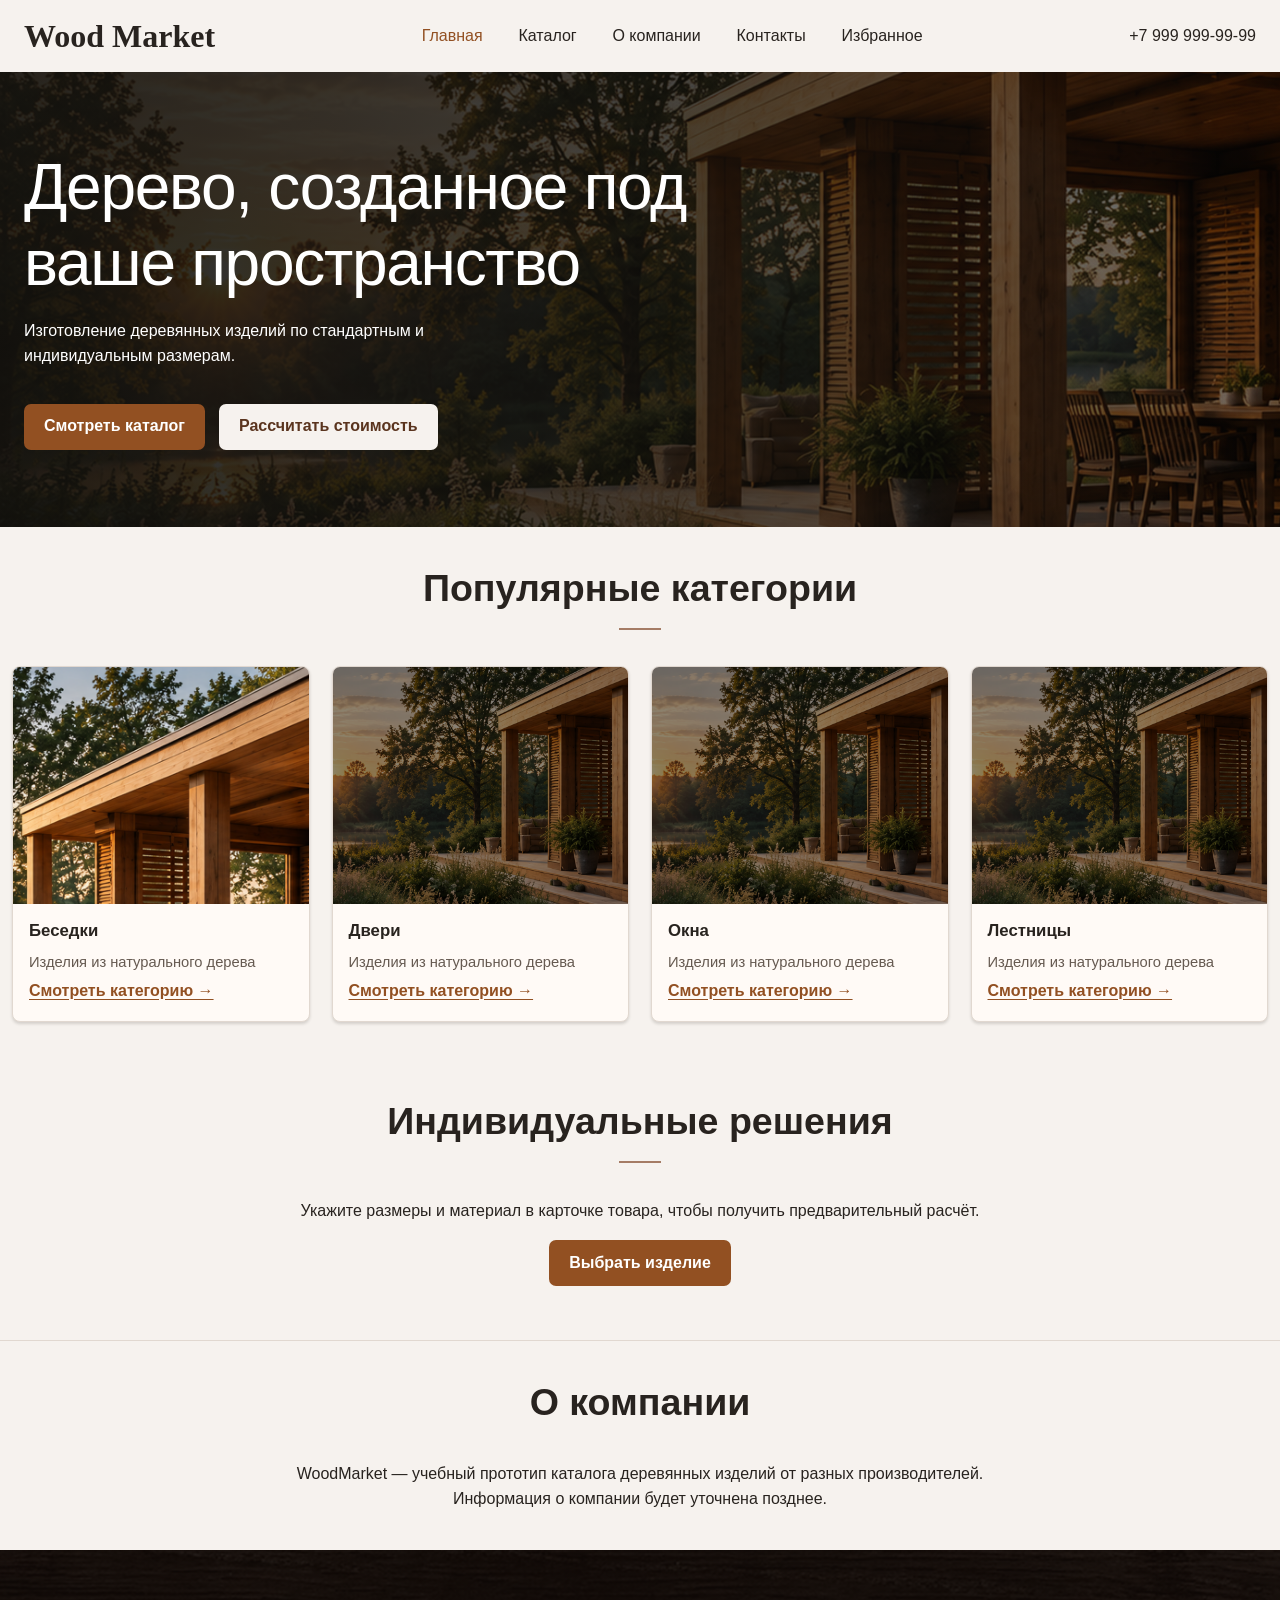
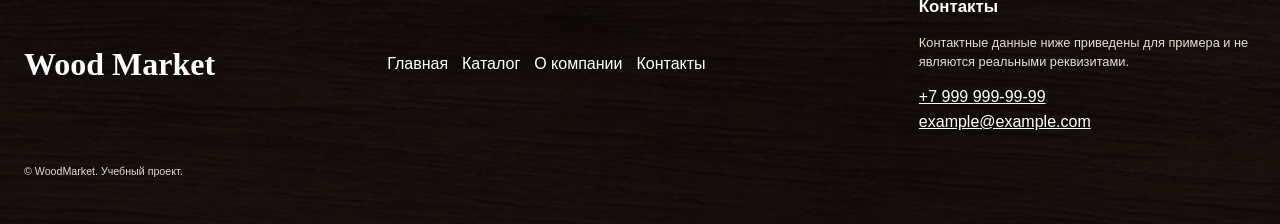
<file: frontend/index.html>
<!doctype html>
<html lang="ru">
<head>
  <meta charset="UTF-8">
  <meta name="viewport" content="width=device-width, initial-scale=1.0">
  <meta name="description" content="WoodMarket — каталог деревянных изделий стандартных и индивидуальных размеров.">
  <title>WoodMarket — деревянные изделия на заказ</title>
  <link rel="stylesheet" href="css/style.css">
</head>
<body>
  <header class="site-header">
    <p class="brand"><a href="index.html" aria-label="WoodMarket — на главную">Wood Market</a></p>
    <nav class="site-nav" aria-label="Основная навигация">
      <ul class="nav-list">
        <li><a href="index.html" aria-current="page">Главная</a></li>
        <li><a href="catalog.html">Каталог</a></li>
        <li><a href="#about">О компании</a></li>
        <li><a href="#contacts">Контакты</a></li>
        <li><a href="favorites.html">Избранное</a></li>
      </ul>
    </nav>
    <a class="header-phone" href="tel:+79999999999">+7 999 999-99-99</a>
  </header>

  <main>
    <section class="hero" aria-labelledby="hero-title">
      <h1 id="hero-title">Дерево, созданное под ваше пространство</h1>
      <p>Изготовление деревянных изделий по стандартным и индивидуальным размерам.</p>
      <p class="actions">
        <a class="button button-primary" href="catalog.html">Смотреть каталог</a>
        <a class="button button-secondary" href="catalog.html">Рассчитать стоимость</a>
      </p>
    </section>

    <section class="catalog-preview" aria-labelledby="categories-title"><h2 id="categories-title">Популярные категории</h2><ul class="card-grid"><li><article class="card"><img class="card-image" src="assets/images/category-reference.png" alt="Беседки"><h3>Беседки</h3><p>Изделия из натурального дерева</p><a href="catalog.html?category=Беседки">Смотреть категорию →</a></article></li><li><article class="card"><img class="card-image" src="assets/images/hero-reference.png" alt="Двери"><h3>Двери</h3><p>Изделия из натурального дерева</p><a href="catalog.html?category=Двери">Смотреть категорию →</a></article></li><li><article class="card"><img class="card-image" src="assets/images/hero-reference.png" alt="Окна"><h3>Окна</h3><p>Изделия из натурального дерева</p><a href="catalog.html?category=Окна">Смотреть категорию →</a></article></li><li><article class="card"><img class="card-image" src="assets/images/hero-reference.png" alt="Лестницы"><h3>Лестницы</h3><p>Изделия из натурального дерева</p><a href="catalog.html?category=Лестницы">Смотреть категорию →</a></article></li></ul></section><section class="offers-preview"><h2>Индивидуальные решения</h2><p style="text-align:center">Укажите размеры и материал в карточке товара, чтобы получить предварительный расчёт.</p><p style="text-align:center"><a class="button button-primary" href="catalog.html">Выбрать изделие</a></p></section>    <section class="about-section" id="about" aria-labelledby="about-title">
      <h2 id="about-title">О компании</h2>
      <p>WoodMarket — учебный прототип каталога деревянных изделий от разных производителей. Информация о компании будет уточнена позднее.</p>
    </section>
  </main>

  <footer class="site-footer" id="contacts">
    <p class="footer-brand"><a href="index.html">Wood Market</a></p>
    <section aria-labelledby="contacts-title">
      <h2 id="contacts-title">Контакты</h2>
      <p>Контактные данные ниже приведены для примера и не являются реальными реквизитами.</p>
      <address>
        <a href="tel:+79999999999">+7 999 999-99-99</a><br>
        <a href="mailto:example@example.com">example@example.com</a>
      </address>
    </section>
    <nav aria-label="Навигация в подвале">
      <ul class="nav-list">
        <li><a href="index.html">Главная</a></li>
        <li><a href="catalog.html">Каталог</a></li>
        <li><a href="#about">О компании</a></li>
        <li><a href="#contacts">Контакты</a></li>
      </ul>
    </nav>
    <p><small>© WoodMarket. Учебный проект.</small></p>
  </footer>
<link rel="stylesheet" href="css/shop.css">
</body>
</html>
</file>
<file: frontend/css/style.css>
:root {
  --paper: #f6f2ee;
  --ink: #28231f;
  --muted: #665a51;
  --wood: #925022;
  --wood-light: #c99b70;
  --border: #e1d8d0;
  --container: 1340px;
}
*, *::before, *::after { box-sizing: border-box; }
html { scroll-behavior: smooth; }
body { margin: 0; background: var(--paper); color: var(--ink); font: 16px/1.55 Arial, Helvetica, sans-serif; }
a { color: inherit; }
a:focus-visible { outline: 3px solid var(--wood-light); outline-offset: 4px; }
img { display: block; max-width: 100%; }
.site-header { max-width: var(--container); margin: auto; padding: 17px 24px; display: flex; align-items: center; justify-content: space-between; gap: 28px; }
.brand, .footer-brand { margin: 0; white-space: nowrap; font: 700 clamp(1.55rem, 2.6vw, 2rem)/1.2 Georgia, serif; }
.brand a, .footer-brand a { text-decoration: none; }
.nav-list { display: flex; flex-wrap: wrap; gap: clamp(12px, 2.8vw, 38px); align-items: center; list-style: none; margin: 0; padding: 0; }
.nav-list a { text-decoration: none; }
.nav-list a:hover, .nav-list a[aria-current="page"] { color: var(--wood); }
.header-phone { white-space: nowrap; text-decoration: none; }
main > section:not(.hero) { max-width: var(--container); margin-inline: auto; padding: 38px 12px; }
.hero { min-height: 455px; padding: 65px max(24px, calc((100vw - var(--container)) / 2 + 24px)); display: flex; flex-direction: column; justify-content: center; align-items: flex-start; color: #fff; background: linear-gradient(90deg, rgba(20,18,14,.84), rgba(20,18,14,.55) 55%, rgba(20,18,14,.15)), url('../assets/images/hero-reference.png') center 46% / cover no-repeat; }
.hero h1 { font-size: clamp(2.1rem, 5.3vw, 4rem); line-height: 1.18; letter-spacing: -.02em; max-width: 760px; font-weight: 400; margin: 0 0 18px; }
.hero > p:not(.actions) { max-width: 470px; margin: 0 0 35px; }
.actions { display: flex; flex-wrap: wrap; gap: 14px; margin: 0; }
.button { display: inline-flex; justify-content: center; align-items: center; min-height: 46px; padding: 10px 20px; border-radius: 7px; font-weight: 700; text-decoration: none; }
.button-primary { background: var(--wood); color: white; }
.button-secondary { background: var(--paper); color: #5a341e; }
.button:hover { filter: brightness(.92); }
main h2 { font-size: clamp(1.7rem, 3vw, 2.35rem); line-height: 1.25; text-align: center; margin: 0 0 36px; }
.catalog-preview h2::after, .offers-preview h2::after { content: ''; display: block; width: 42px; height: 2px; background: #a57c65; margin: 16px auto 0; }
.card-grid { display: grid; grid-template-columns: repeat(4, minmax(0, 1fr)); gap: 22px; list-style: none; padding: 0; margin: 0; }
.card { background: #fffaf6; border: 1px solid var(--border); border-radius: 8px; overflow: hidden; box-shadow: 0 2px 3px rgba(39,29,22,.16); display: flex; flex-direction: column; justify-content: flex-start; height: 100%; padding-bottom: 18px; }
.card-image { width: 100%; aspect-ratio: 1.25; object-fit: cover; }
.card h3 { margin: 14px 16px 2px; font-size: 1.05rem; }
.card p { margin: 5px 16px; color: var(--muted); font-size: .92rem; }
.card a { display: inline-block; margin: auto 16px 0; color: var(--wood); font-weight: 700; text-underline-offset: 3px; }
.about-section { border-top: 1px solid var(--border); }
.about-section p { max-width: 750px; margin: auto; text-align: center; }
.site-footer { background: linear-gradient(rgba(17,11,8,.72), rgba(17,11,8,.8)), url('../assets/images/wood-texture.png') center / cover; color: #fff; padding: 44px max(24px, calc((100vw - var(--container)) / 2 + 24px)); display: grid; grid-template-columns: 1fr 1.5fr 1fr; gap: 26px; align-items: center; }
.site-footer section { grid-column: 3; grid-row: 1; }
.site-footer h2 { font-size: 1.05rem; margin: 0 0 8px; }
.site-footer section p { font-size: .8rem; color: #e6dcd4; }
.site-footer address { font-style: normal; }
.site-footer address a { color: #fff; }
.site-footer nav { grid-column: 2; grid-row: 1; }
.site-footer .nav-list { gap: 14px; }
.site-footer .nav-list a:hover { color: #e9c5a6; }
.site-footer > p:last-child { grid-column: 1 / -1; margin: 0; font-size: .8rem; color: #e4d7cc; }
@media (max-width: 900px) {
  .site-header { flex-wrap: wrap; justify-content: center; gap: 14px 24px; }
  .site-nav { order: 3; width: 100%; }
  .site-nav .nav-list { justify-content: center; }
  .card-grid { grid-template-columns: repeat(2, minmax(0, 1fr)); }
  .site-footer { grid-template-columns: 1fr 1fr; }
  .site-footer section { grid-column: 2; }
  .site-footer nav { grid-column: 1 / -1; grid-row: 2; }
}
@media (max-width: 560px) {
  .site-header { padding: 16px; }
  .header-phone { font-size: .9rem; }
  .nav-list { justify-content: center; gap: 10px 18px; font-size: .92rem; }
  .hero { min-height: 420px; padding: 52px 20px; }
  .hero h1 { font-size: clamp(2rem, 8vw, 2.75rem); }
  .actions { width: 100%; }
  .button { width: 100%; }
  main > section:not(.hero) { padding: 32px 16px; }
  .card-grid { grid-template-columns: 1fr; gap: 18px; }
  .card-image { aspect-ratio: 1.65; }
  .site-footer { padding: 34px 20px; display: flex; flex-direction: column; align-items: flex-start; }
  .site-footer .nav-list { justify-content: flex-start; }
}
@media (prefers-reduced-motion: reduce) { html { scroll-behavior: auto; } }
</file>
<file: frontend/css/shop.css>
button,input,select,textarea{font:inherit}button{cursor:pointer}button:disabled{opacity:.55;cursor:not-allowed}.catalog-banner{padding:48px 20px!important;max-width:none!important;text-align:center;color:white;background:linear-gradient(#1c0e0799,#1c0e0799),url('../assets/images/wood-texture.png') center/cover}.catalog-banner h1{font-size:clamp(1.8rem,3.5vw,2.8rem);margin:0 0 12px}.catalog-banner p{margin:0 0 24px}.catalog-banner form{display:flex;max-width:570px;margin:auto;background:white;padding:5px;border-radius:8px}.catalog-banner input{min-width:0;flex:1;border:0;padding:10px 14px;outline-offset:-2px}.catalog-layout{max-width:1340px;margin:42px auto 70px;padding:0 24px;display:grid;grid-template-columns:235px minmax(0,1fr);gap:38px}.filters{background:#fffdfa;padding:22px;border-radius:8px;align-self:start;border:1px solid var(--border)}.filters h2{font-size:1.15rem;margin:16px 0 12px}.filters h2:first-child{margin-top:0}.filters label{display:block;margin:9px 0}.filters input[type=radio]{accent-color:var(--wood)}.price-fields{display:flex;gap:8px}.price-fields input{min-width:0;width:50%;padding:8px;border:1px solid var(--border);border-radius:5px}.filters .button{width:100%;margin-top:18px}.text-button{display:block;margin:12px auto 0;background:none;border:0;color:var(--wood)}.results-head{display:flex;justify-content:space-between;align-items:center;gap:12px;margin-bottom:22px;color:var(--muted)}.results-head select{padding:8px;border:1px solid var(--border);background:#fff;border-radius:5px}.products-grid{display:grid;grid-template-columns:repeat(3,minmax(0,1fr));gap:22px}.product-card{background:#fffdfa;border:1px solid var(--border);border-radius:9px;overflow:hidden;box-shadow:0 2px 5px #25160b18}.product-image{position:relative}.product-image img{width:100%;height:185px;object-fit:cover}.favorite-btn{position:absolute;right:9px;top:8px;background:#fffef2e8;border:0;border-radius:50%;width:35px;height:35px;font-size:24px;color:var(--wood)}.product-card-body{padding:15px}.product-card h3{margin:0 0 5px;font-size:1.05rem}.product-card p{margin:5px 0;color:var(--muted);font-size:.91rem}.product-card .price{font-weight:700;color:var(--ink);font-size:1.1rem}.product-card .button{min-height:36px;padding:7px 14px;margin-top:9px;font-size:.9rem}.catalog-state{text-align:center;padding:80px 10px}.catalog-state h2{font-size:2rem;margin:0 0 12px}.catalog-state .button{margin-top:15px}.product-wrap,.favorites-page{max-width:1340px;margin:auto;padding:24px 26px 65px}.breadcrumbs{margin:0 0 24px;color:var(--muted);font-size:.9rem}.product-layout{display:grid;grid-template-columns:1fr 1fr;gap:38px}.product-gallery>img{width:100%;height:520px;object-fit:cover;border-radius:8px}.product-gallery h2{margin-top:24px}.product-info h1{font-size:clamp(2rem,3vw,2.8rem);margin:0 0 15px}.product-info>p{color:var(--muted)}.product-info dl{display:grid;grid-template-columns:1fr 1fr;gap:12px;margin:28px 0}.product-info dt{color:var(--muted)}.product-info dd{margin:0;font-weight:600}.calculator{background:#fffdfa;border:1px solid var(--border);border-radius:10px;padding:24px;box-shadow:0 2px 10px #27190d0b}.calculator h2{margin:0 0 5px}.calculator>p{color:var(--muted)}.calculator label,.request-dialog label{display:block;font-weight:600;margin:13px 0}.calculator input,.calculator select,.request-dialog input,.request-dialog textarea{width:100%;display:block;margin-top:6px;padding:11px;border:1px solid #d9d1ca;border-radius:6px;background:white}.dimension-grid{display:grid;grid-template-columns:repeat(3,minmax(0,1fr));gap:12px}.estimate{display:flex;flex-direction:column;gap:5px;background:#f9eee3;padding:16px;border-radius:7px;margin:20px 0}.estimate strong{font-size:1.8rem;color:var(--wood)}.estimate small{color:var(--muted)}#calc-error,#request-message{color:#a33321}.calculator .button{width:100%}.product-wrap>h2{margin:52px 0 22px}.product-wrap>#related{grid-template-columns:repeat(4,minmax(0,1fr))}.request-dialog{width:min(520px,calc(100vw - 32px));max-height:90vh;border:0;border-radius:12px;padding:30px;box-shadow:0 18px 80px #0006;background:#fffdfa}.request-dialog::backdrop{background:#1a0e08a8;backdrop-filter:blur(4px)}.request-dialog h2{font:normal 2rem Georgia,serif;margin:0 30px 12px 0}.request-dialog .button{width:100%}.close-dialog{position:absolute;right:18px;top:14px;border:0;background:none;font-size:28px}.success{text-align:center;padding:25px 0}.favorites-page{min-height:60vh}.favorites-page h1{font-size:2.3rem}@media(max-width:900px){.catalog-layout{grid-template-columns:190px 1fr;gap:20px}.products-grid{grid-template-columns:repeat(2,minmax(0,1fr))}.product-layout{gap:20px}.product-gallery>img{height:360px}}@media(max-width:650px){.catalog-layout{display:block;padding:0 16px}.filters{margin-bottom:24px}.products-grid,.product-wrap>#related{grid-template-columns:repeat(2,minmax(0,1fr));gap:12px}.product-image img{height:135px}.product-card-body{padding:10px}.product-card .button{font-size:.8rem}.results-head{flex-wrap:wrap}.product-layout{grid-template-columns:1fr}.product-gallery>img{height:300px}.product-wrap{padding:20px 16px}.dimension-grid{gap:7px}.calculator{padding:15px}.request-dialog{padding:22px}.catalog-banner form{max-width:100%}}
</file>
